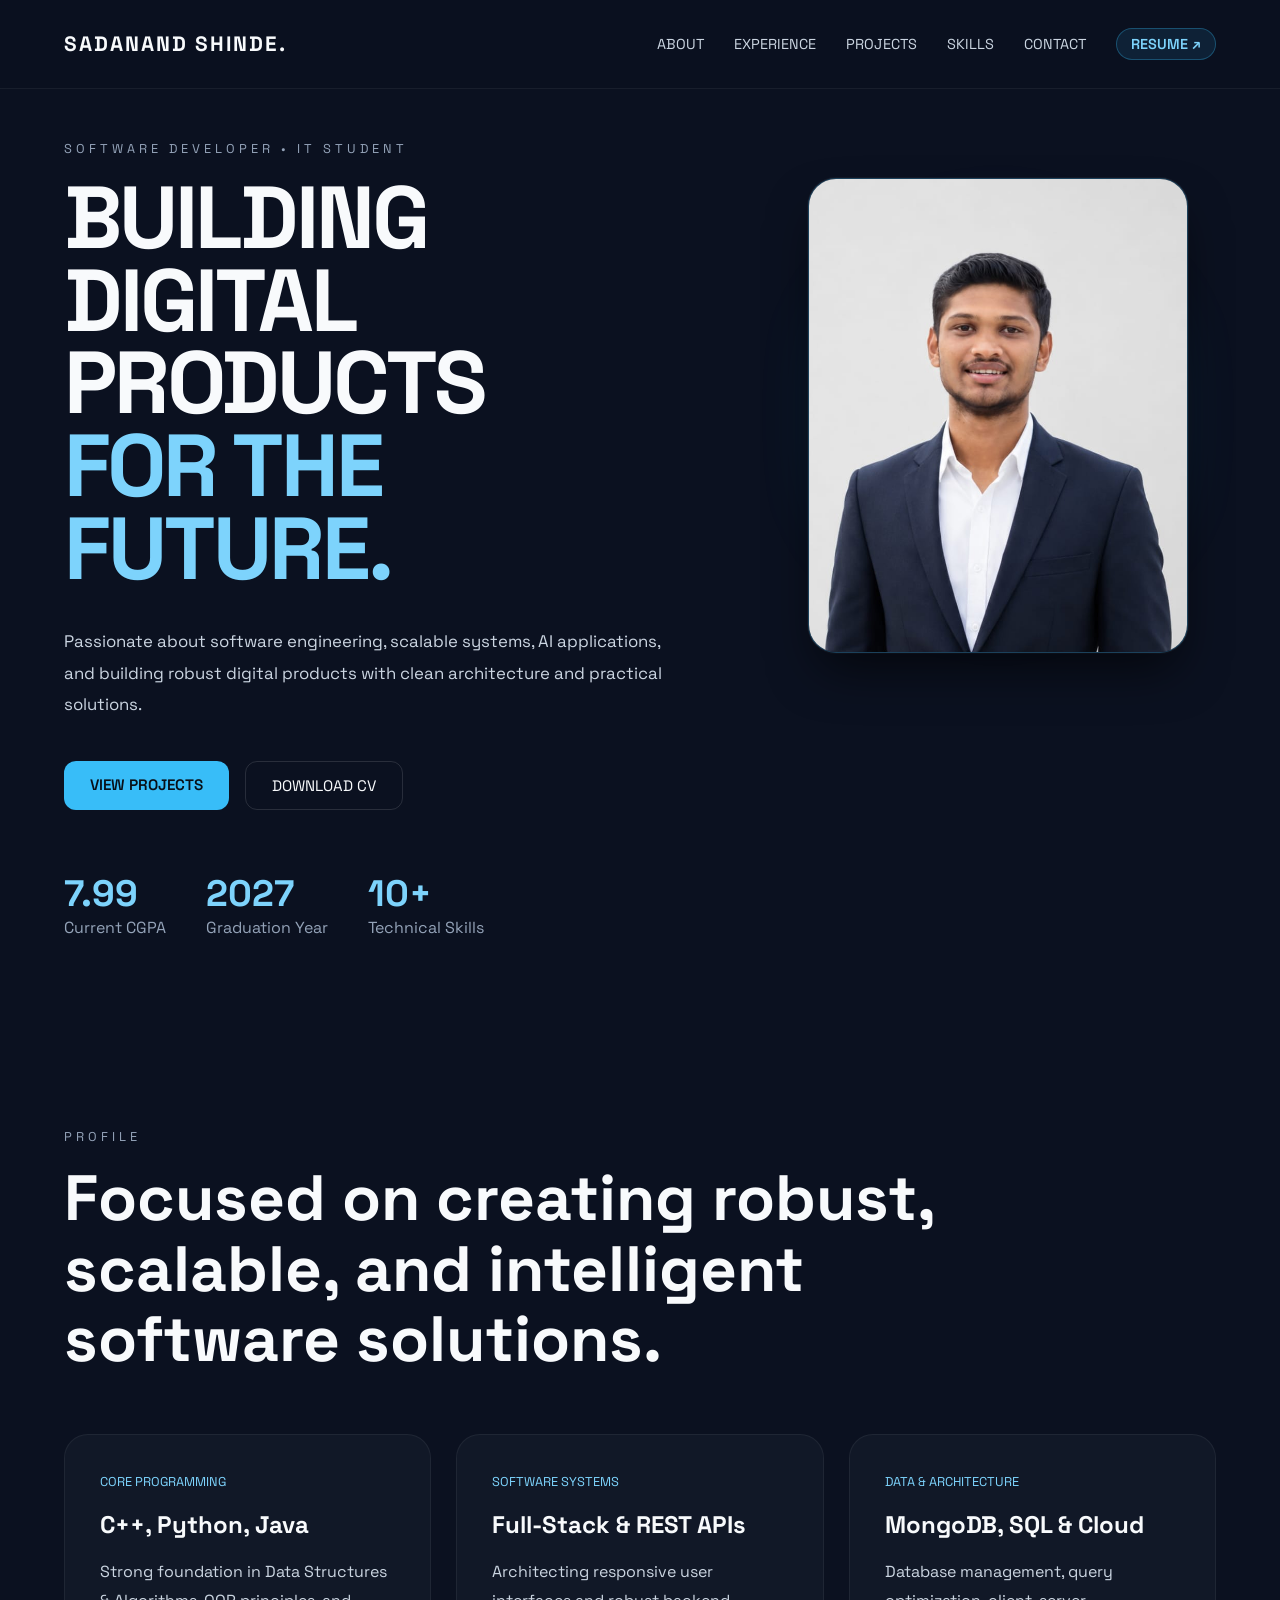
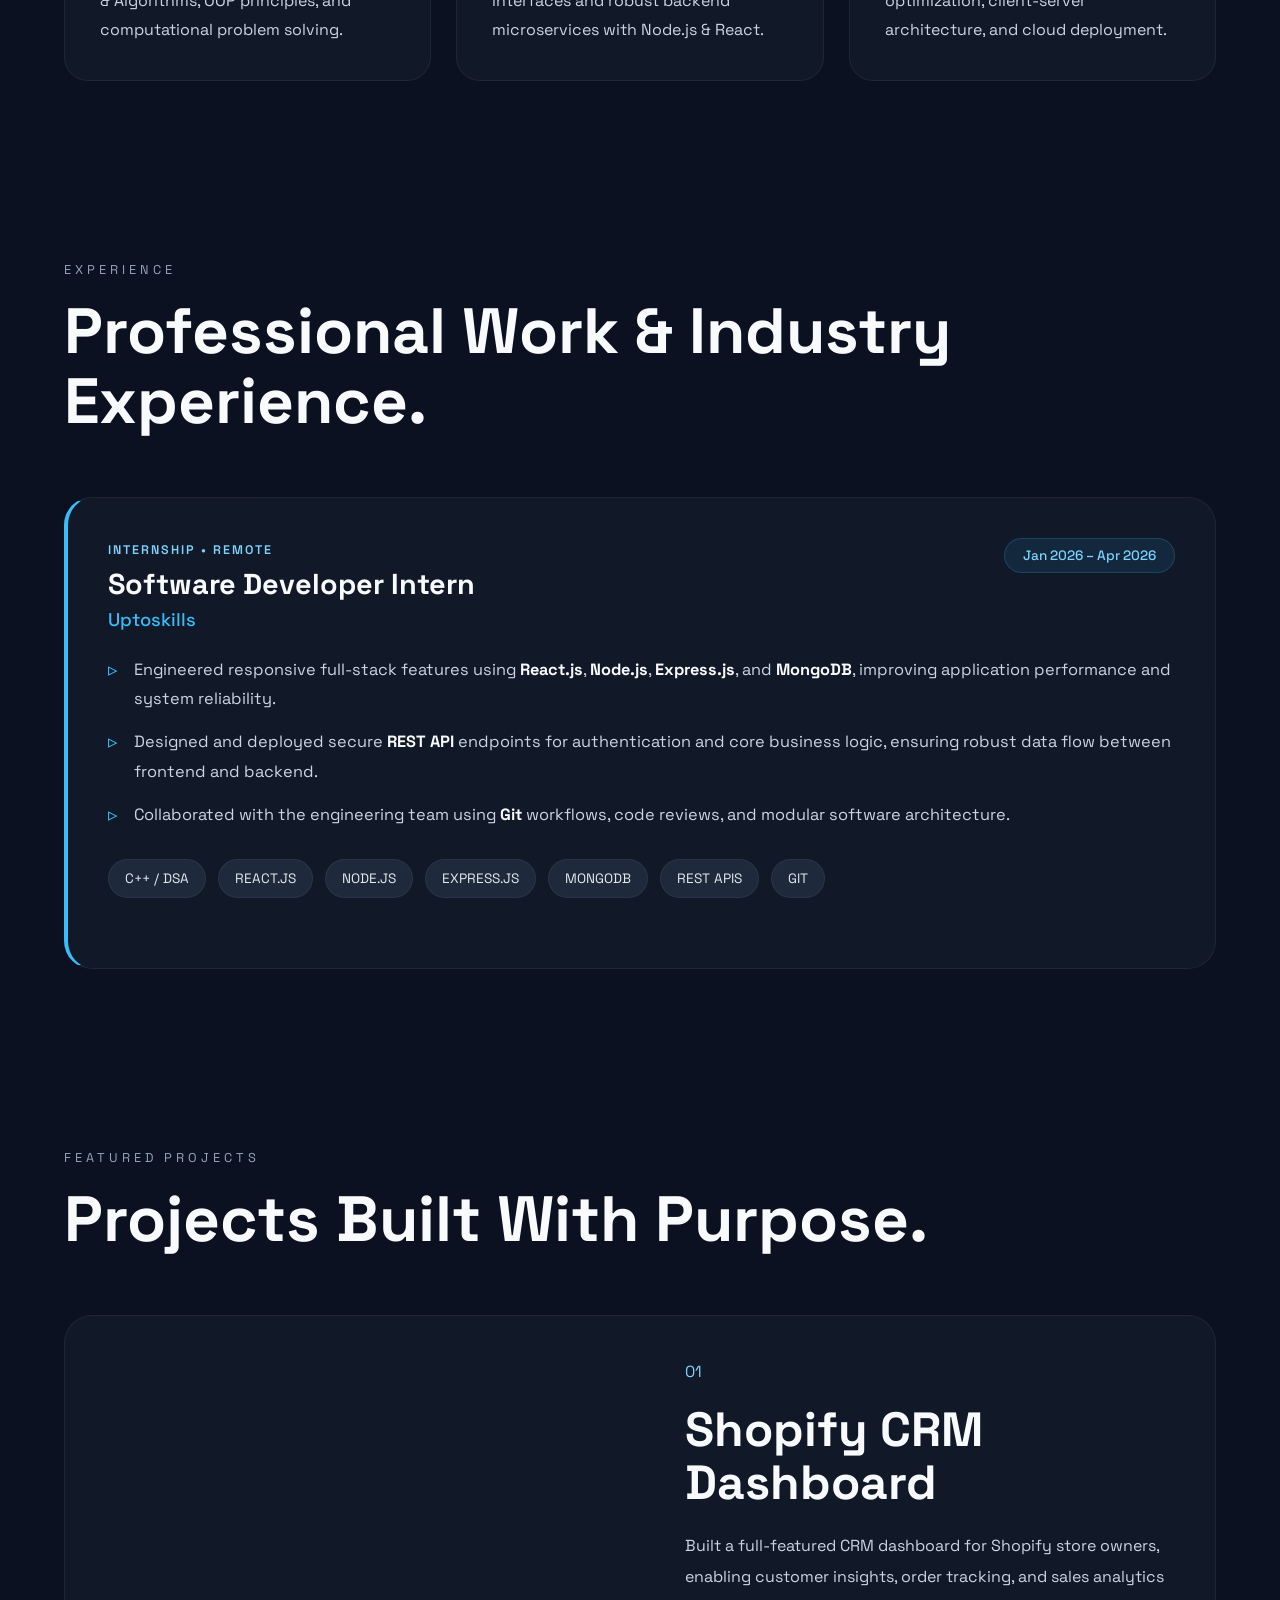
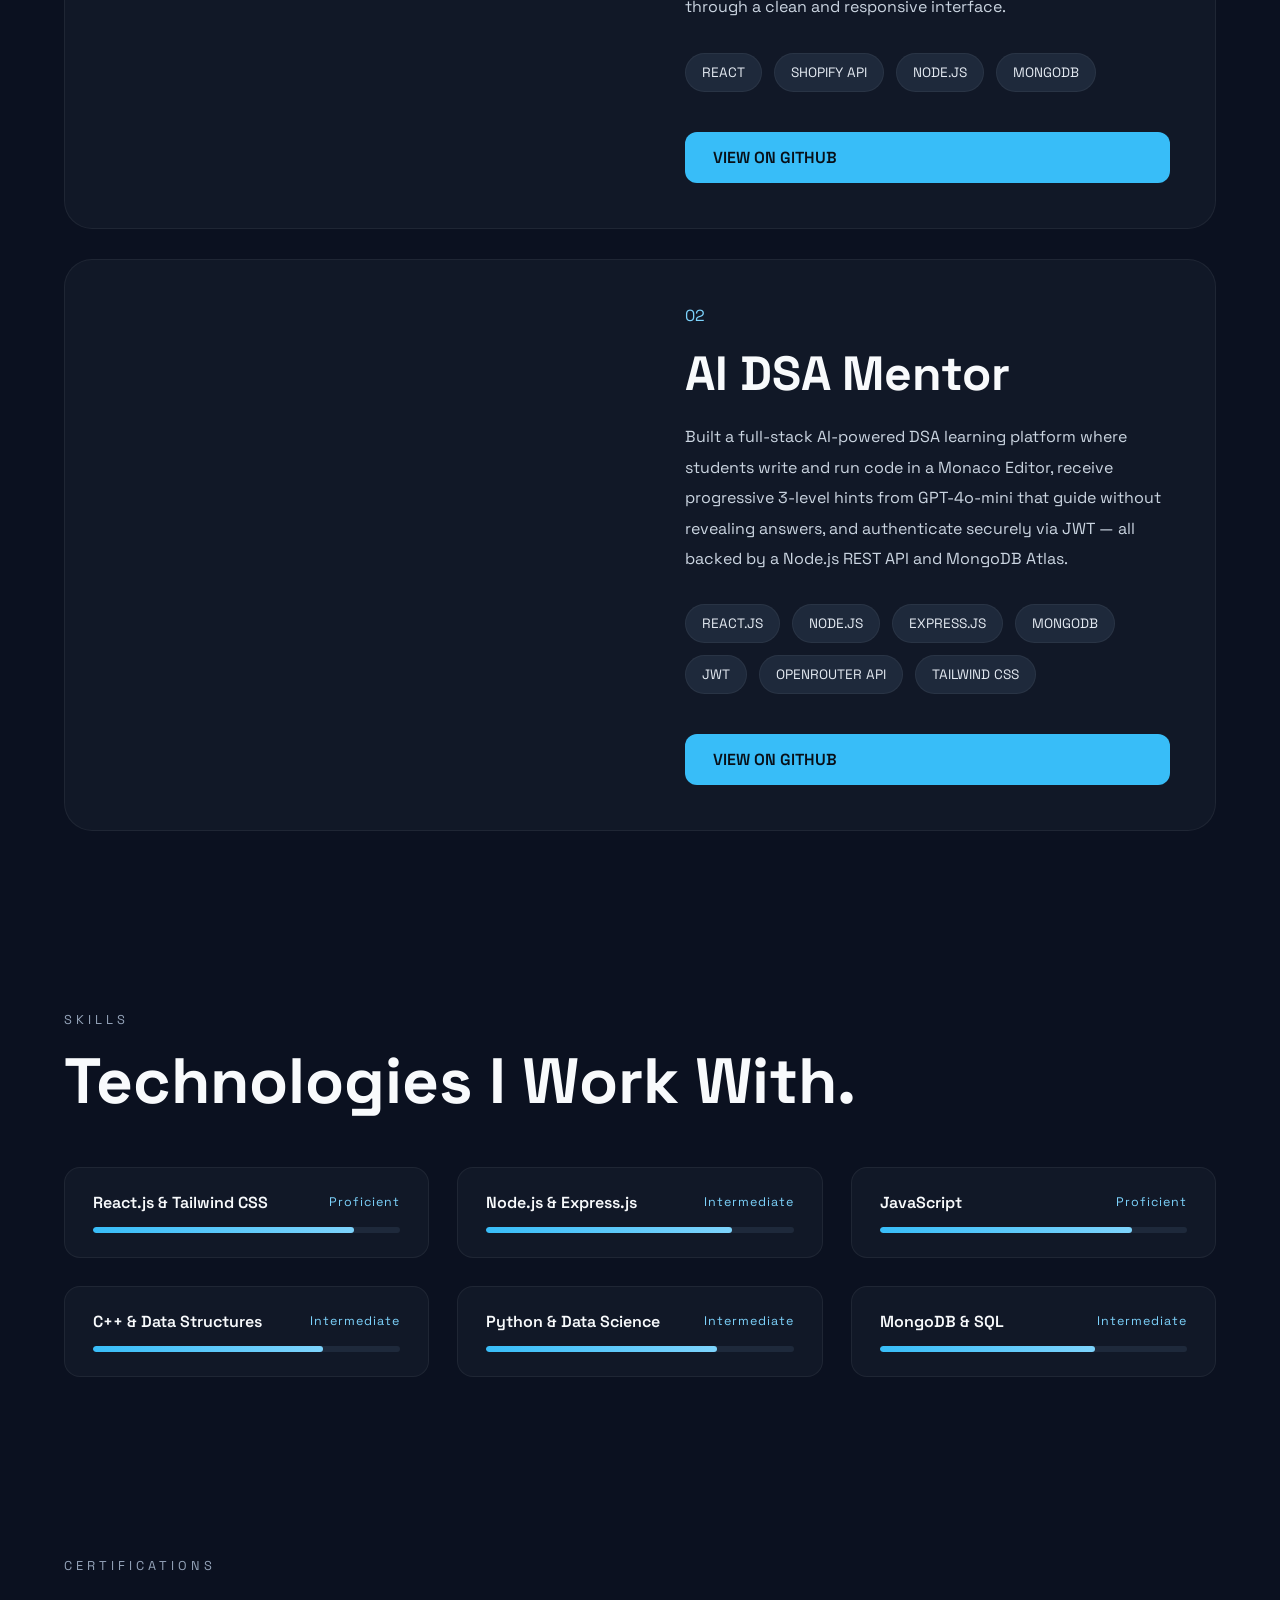
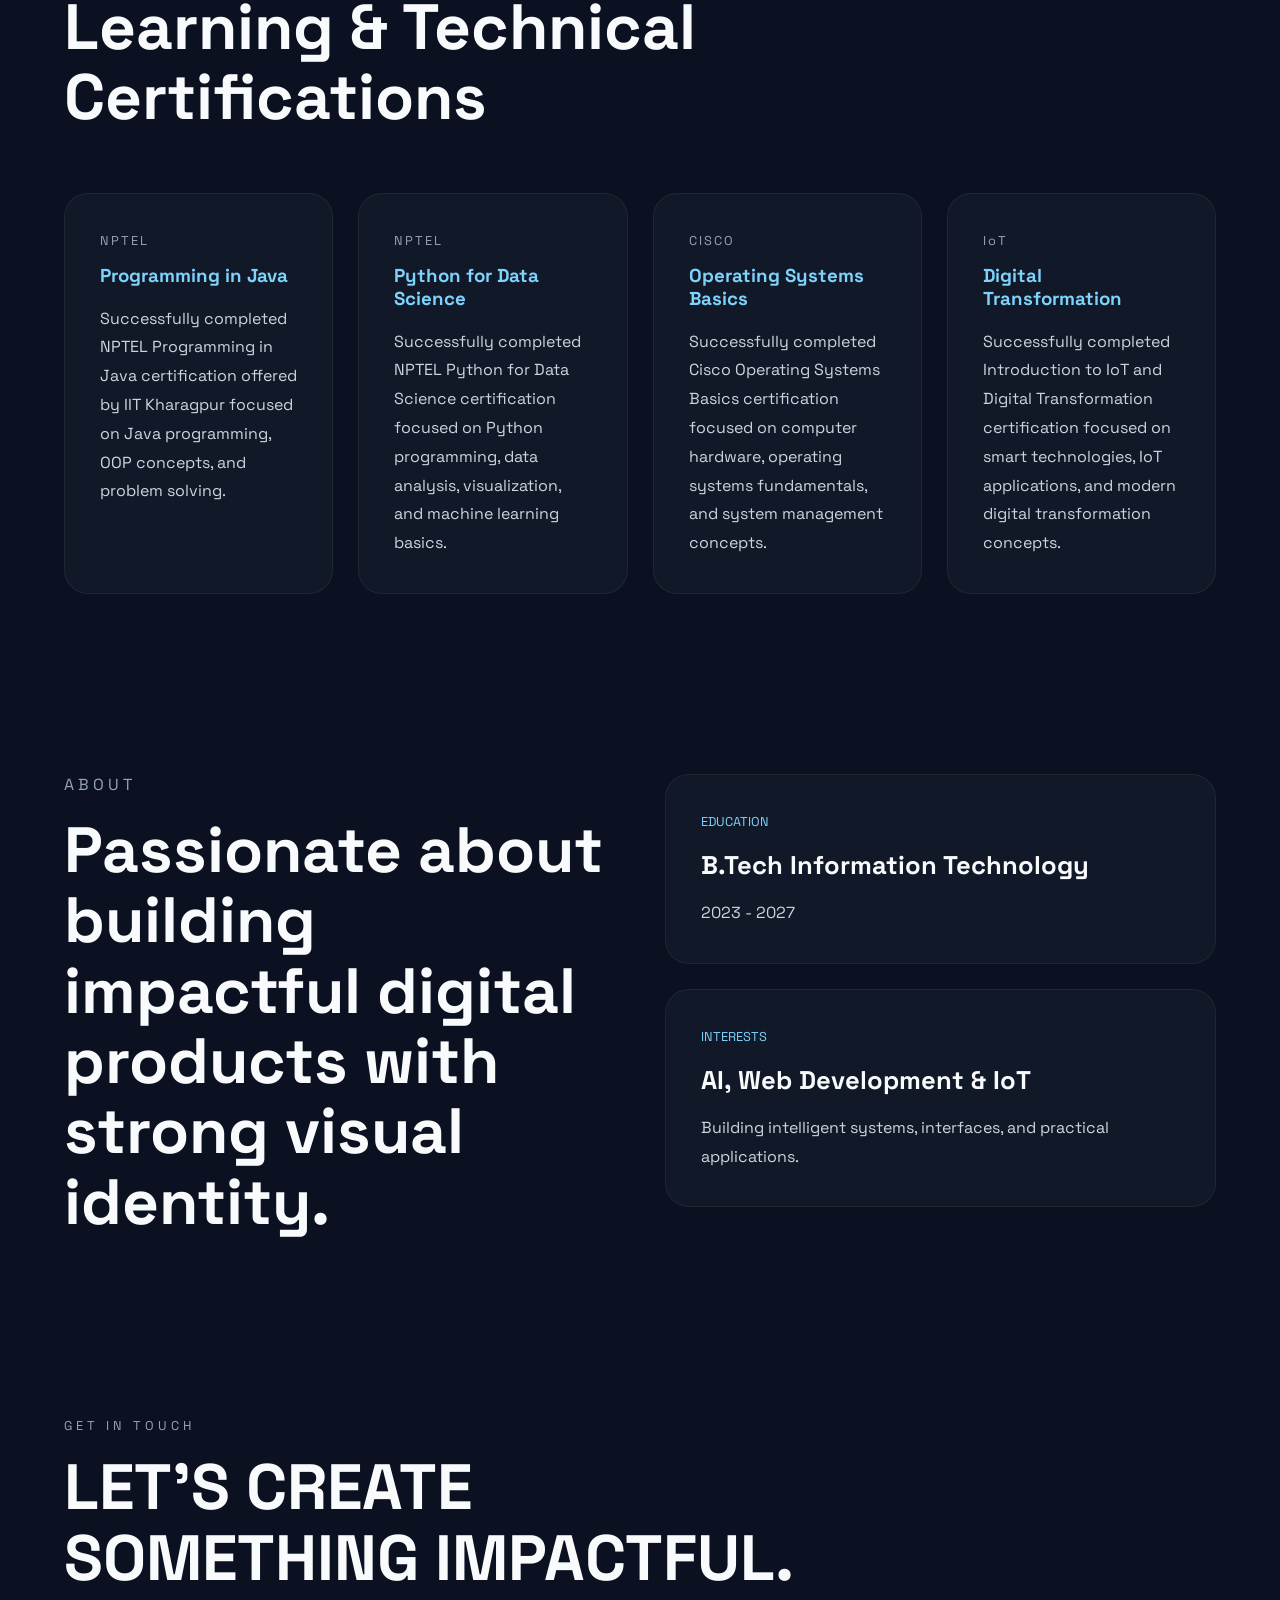
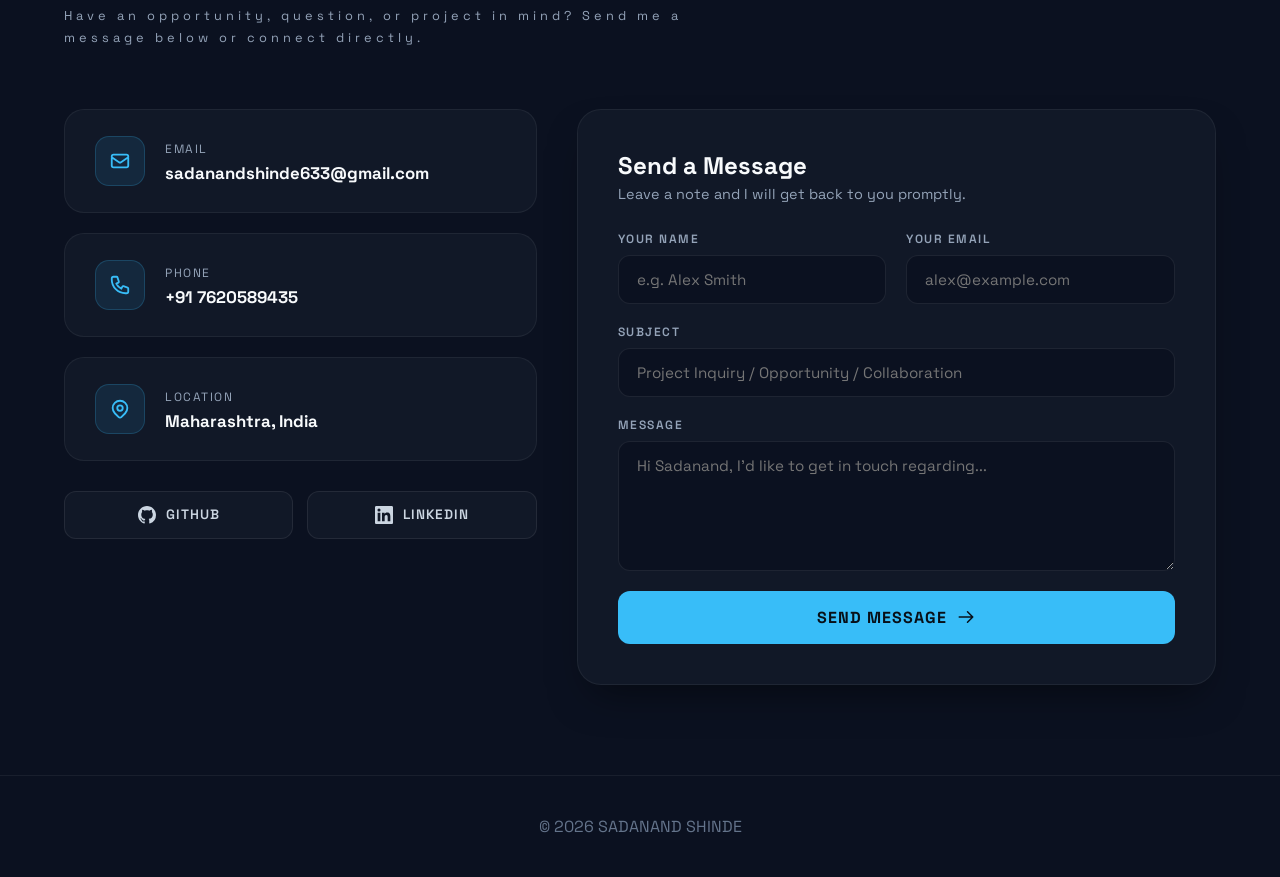
<file: index.html>
<!-- index.html -->

<!DOCTYPE html>
<html lang="en">
<head>
  <meta charset="UTF-8" />
  <meta name="viewport" content="width=device-width, initial-scale=1.0"/>
  <title>Sadanand Shinde | Software Developer</title>
  <link rel="stylesheet" href="style.css">
  <link rel="preconnect" href="https://fonts.googleapis.com">
  <link rel="preconnect" href="https://fonts.gstatic.com" crossorigin>
  <link href="https://fonts.googleapis.com/css2?family=Space+Grotesk:wght@300;400;500;700&display=swap" rel="stylesheet">
</head>

<body>

  <!-- NAVBAR -->
  <nav>
    <h1>SADANAND SHINDE.</h1>

    <div class="nav-links" id="navLinks">
      <a href="#about" onclick="closeMenu()">ABOUT</a>
      <a href="#experience" onclick="closeMenu()">EXPERIENCE</a>
      <a href="#projects" onclick="closeMenu()">PROJECTS</a>
      <a href="#skills" onclick="closeMenu()">SKILLS</a>
      <a href="#contact" onclick="closeMenu()">CONTACT</a>
      <a href="resume.html" target="_blank" onclick="closeMenu()" class="nav-resume-btn">RESUME ↗</a>
    </div>

    <button class="hamburger" id="hamburger" onclick="toggleMenu()" aria-label="Toggle menu">
      <span></span>
      <span></span>
      <span></span>
    </button>
  </nav>



  <!-- HERO SECTION -->
  <section class="hero">

    <div class="hero-content">

      <p class="small-text">SOFTWARE DEVELOPER &bull; IT STUDENT</p>

      <h1>
        BUILDING <br>
        DIGITAL <br>
        PRODUCTS <br>
        <span>FOR THE FUTURE.</span>
      </h1>

      <p class="hero-description">
        Passionate about software engineering, scalable systems,
        AI applications, and building robust digital products with
        clean architecture and practical solutions.
      </p>

      <div class="hero-buttons">
        <a href="#projects" class="primary-btn">VIEW PROJECTS</a>
        <a href="resume.pdf.pdf" download class="outline-btn">DOWNLOAD CV</a>
      </div>

      <!-- STATS -->
      <div class="hero-stats">
        <div>
          <h2>7.99</h2>
          <p>Current CGPA</p>
        </div>
        <div>
          <h2>2027</h2>
          <p>Graduation Year</p>
        </div>
        <div>
          <h2>10+</h2>
          <p>Technical Skills</p>
        </div>
      </div>

    </div>

    <!-- IMAGE -->
    <div class="hero-image">
      <div class="hero-image-container">
        <div class="hero-image-glow"></div>
        <div class="hero-image-frame">
          <img src="photo.jpeg" alt="Sadanand Shinde"
            onerror="this.onerror=null;this.src='https://ui-avatars.com/api/?name=Sadanand+Shinde&size=420&background=111827&color=7dd3fc&font-size=0.35&bold=true'">
        </div>
      </div>
    </div>

  </section>



  <!-- PROFILE -->
  <section class="profile">

    <div class="section-title">
      <p>PROFILE</p>
      <h2>Focused on creating robust, scalable, and intelligent software solutions.</h2>
    </div>

    <div class="profile-grid">

      <div class="profile-card">
        <span>CORE PROGRAMMING</span>
        <h3>C++, Python, Java</h3>
        <p>Strong foundation in Data Structures & Algorithms, OOP principles, and computational problem solving.</p>
      </div>

      <div class="profile-card">
        <span>SOFTWARE SYSTEMS</span>
        <h3>Full-Stack & REST APIs</h3>
        <p>Architecting responsive user interfaces and robust backend microservices with Node.js & React.</p>
      </div>

      <div class="profile-card">
        <span>DATA & ARCHITECTURE</span>
        <h3>MongoDB, SQL & Cloud</h3>
        <p>Database management, query optimization, client-server architecture, and cloud deployment.</p>
      </div>

    </div>

  </section>



  <!-- EXPERIENCE -->
  <section class="experience" id="experience">

    <div class="section-title">
      <p>EXPERIENCE</p>
      <h2>Professional Work & Industry Experience.</h2>
    </div>

    <div class="experience-list">

      <div class="experience-card">
        <div class="experience-header">
          <div class="experience-role-info">
            <span class="experience-badge">INTERNSHIP &bull; REMOTE</span>
            <h3>Software Developer Intern</h3>
            <h4 class="company-title">Uptoskills</h4>
          </div>
          <div class="experience-timeline-date">
            <span>Jan 2026 &ndash; Apr 2026</span>
          </div>
        </div>

        <ul class="experience-points">
          <li>
            Engineered responsive full-stack features using <strong>React.js</strong>, <strong>Node.js</strong>, <strong>Express.js</strong>, and <strong>MongoDB</strong>, improving application performance and system reliability.
          </li>
          <li>
            Designed and deployed secure <strong>REST API</strong> endpoints for authentication and core business logic, ensuring robust data flow between frontend and backend.
          </li>
          <li>
            Collaborated with the engineering team using <strong>Git</strong> workflows, code reviews, and modular software architecture.
          </li>
        </ul>

        <div class="stack">
          <div>C++ / DSA</div>
          <div>REACT.JS</div>
          <div>NODE.JS</div>
          <div>EXPRESS.JS</div>
          <div>MONGODB</div>
          <div>REST APIS</div>
          <div>GIT</div>
        </div>
      </div>

    </div>

  </section>



  <!-- PROJECTS -->
  <section class="projects" id="projects">

    <div class="section-title">
      <p>FEATURED PROJECTS</p>
      <h2>Projects Built With Purpose.</h2>
    </div>

    <!-- PROJECT 01 -->
    <div class="project-box">
      <div class="project-image project-image-crm"></div>
      <div class="project-content">
        <span>01</span>
        <h3>Shopify CRM Dashboard</h3>
        <p>
          Built a full-featured CRM dashboard for Shopify store owners,
          enabling customer insights, order tracking, and sales analytics
          through a clean and responsive interface.
        </p>
        <div class="stack">
          <div>REACT</div>
          <div>SHOPIFY API</div>
          <div>NODE.JS</div>
          <div>MONGODB</div>
        </div>
        <a href="https://github.com/sadanandshinde633/Shopify-CRM-dashboard" target="_blank" class="project-btn">VIEW ON GITHUB</a>
      </div>
    </div>

    <!-- PROJECT 02 -->
<div class="project-box" style="margin-top:30px;">
  <div class="project-image project-image-dsa"></div>
  <div class="project-content">
    <span>02</span>
    <h3>AI DSA Mentor</h3>
    <p>
      Built a full-stack AI-powered DSA learning platform where students
      write and run code in a Monaco Editor, receive progressive 3-level
      hints from GPT-4o-mini that guide without revealing answers, and
      authenticate securely via JWT — all backed by a Node.js REST API
      and MongoDB Atlas.
    </p>
    <div class="stack">
      <div>REACT.JS</div>
      <div>NODE.JS</div>
      <div>EXPRESS.JS</div>
      <div>MONGODB</div>
      <div>JWT</div>
      <div>OPENROUTER API</div>
      <div>TAILWIND CSS</div>
    </div>
    <a href="https://github.com/sadanandshinde633/AI-DSA-MENTOR" target="_blank" class="project-btn">VIEW ON GITHUB</a>
  </div>
</div>

  </section>



  <!-- SKILLS -->
  <section class="skills" id="skills">

    <div class="section-title">
      <p>SKILLS</p>
      <h2>Technologies I Work With.</h2>
    </div>

    <div class="skills-grid">

      <div class="skill-item">
        <div class="skill-header">
          <span class="skill-name">React.js & Tailwind CSS</span>
          <span class="skill-level">Proficient</span>
        </div>
        <div class="skill-bar"><div class="skill-fill" style="width:85%"></div></div>
      </div>

      <div class="skill-item">
        <div class="skill-header">
          <span class="skill-name">Node.js & Express.js</span>
          <span class="skill-level">Intermediate</span>
        </div>
        <div class="skill-bar"><div class="skill-fill" style="width:80%"></div></div>
      </div>

      <div class="skill-item">
        <div class="skill-header">
          <span class="skill-name">JavaScript</span>
          <span class="skill-level">Proficient</span>
        </div>
        <div class="skill-bar"><div class="skill-fill" style="width:82%"></div></div>
      </div>

      <div class="skill-item">
        <div class="skill-header">
          <span class="skill-name">C++ & Data Structures</span>
          <span class="skill-level">Intermediate</span>
        </div>
        <div class="skill-bar"><div class="skill-fill" style="width:75%"></div></div>
      </div>

      <div class="skill-item">
        <div class="skill-header">
          <span class="skill-name">Python & Data Science</span>
          <span class="skill-level">Intermediate</span>
        </div>
        <div class="skill-bar"><div class="skill-fill" style="width:75%"></div></div>
      </div>

      <div class="skill-item">
        <div class="skill-header">
          <span class="skill-name">MongoDB & SQL</span>
          <span class="skill-level">Intermediate</span>
        </div>
        <div class="skill-bar"><div class="skill-fill" style="width:70%"></div></div>
      </div>

    </div>

  </section>



  <!-- CERTIFICATIONS -->
  <section class="certifications">

    <div class="section-title">
      <p>CERTIFICATIONS</p>
      <h2>Learning & Technical Certifications</h2>
    </div>

    <div class="certification-grid">

      <div class="certification-card">
        <span>NPTEL</span>
        <h3>Programming in Java</h3>
        <p>Successfully completed NPTEL Programming in Java certification offered by IIT Kharagpur focused on Java programming, OOP concepts, and problem solving.</p>
      </div>

      <div class="certification-card">
        <span>NPTEL</span>
        <h3>Python for Data Science</h3>
        <p>Successfully completed NPTEL Python for Data Science certification focused on Python programming, data analysis, visualization, and machine learning basics.</p>
      </div>

      <div class="certification-card">
        <span>CISCO</span>
        <h3>Operating Systems Basics</h3>
        <p>Successfully completed Cisco Operating Systems Basics certification focused on computer hardware, operating systems fundamentals, and system management concepts.</p>
      </div>

      <div class="certification-card">
        <span>IoT</span>
        <h3>Digital Transformation</h3>
        <p>Successfully completed Introduction to IoT and Digital Transformation certification focused on smart technologies, IoT applications, and modern digital transformation concepts.</p>
      </div>

    </div>

  </section>



  <!-- ABOUT -->
  <section class="about" id="about">

    <div class="about-left">
      <p>ABOUT</p>
      <h2>Passionate about building impactful digital products with strong visual identity.</h2>
    </div>

    <div class="about-right">

      <div class="about-card">
        <span>EDUCATION</span>
        <h3>B.Tech Information Technology</h3>
        <p>2023 - 2027</p>
      </div>

      <div class="about-card">
        <span>INTERESTS</span>
        <h3>AI, Web Development & IoT</h3>
        <p>Building intelligent systems, interfaces, and practical applications.</p>
      </div>

    </div>

  </section>



  <!-- CONTACT -->
  <section class="contact" id="contact">

    <div class="section-title">
      <p>GET IN TOUCH</p>
      <h2>LET'S CREATE <br> SOMETHING IMPACTFUL.</h2>
      <p class="contact-subtitle">Have an opportunity, question, or project in mind? Send me a message below or connect directly.</p>
    </div>

    <div class="contact-wrapper">

      <!-- LEFT: DIRECT CONTACT & SOCIALS -->
      <div class="contact-sidebar">

        <div class="contact-card">
          <div class="contact-icon">
            <svg width="22" height="22" fill="none" stroke="currentColor" stroke-width="2" viewBox="0 0 24 24"><path stroke-linecap="round" stroke-linejoin="round" d="M3 8l7.89 5.26a2 2 0 002.22 0L21 8M5 19h14a2 2 0 002-2V7a2 2 0 00-2-2H5a2 2 0 00-2 2v10a2 2 0 002 2z"/></svg>
          </div>
          <div>
            <span>EMAIL</span>
            <h3><a href="mailto:sadanandshinde633@gmail.com">sadanandshinde633@gmail.com</a></h3>
          </div>
        </div>

        <div class="contact-card">
          <div class="contact-icon">
            <svg width="22" height="22" fill="none" stroke="currentColor" stroke-width="2" viewBox="0 0 24 24"><path stroke-linecap="round" stroke-linejoin="round" d="M3 5a2 2 0 012-2h3.28a1 1 0 01.948.684l1.498 4.493a1 1 0 01-.502 1.21l-2.257 1.13a11.042 11.042 0 005.516 5.516l1.13-2.257a1 1 0 011.21-.502l4.493 1.498a1 1 0 01.684.949V19a2 2 0 01-2 2h-1C9.716 21 3 14.284 3 6V5z"/></svg>
          </div>
          <div>
            <span>PHONE</span>
            <h3><a href="tel:+917620589435">+91 7620589435</a></h3>
          </div>
        </div>

        <div class="contact-card">
          <div class="contact-icon">
            <svg width="22" height="22" fill="none" stroke="currentColor" stroke-width="2" viewBox="0 0 24 24"><path stroke-linecap="round" stroke-linejoin="round" d="M17.657 16.657L13.414 20.9a1.998 1.998 0 01-2.827 0l-4.244-4.243a8 8 0 1111.314 0z"/><path stroke-linecap="round" stroke-linejoin="round" d="M15 11a3 3 0 11-6 0 3 3 0 016 0z"/></svg>
          </div>
          <div>
            <span>LOCATION</span>
            <h3>Maharashtra, India</h3>
          </div>
        </div>

        <div class="contact-social-links">
          <a href="https://github.com/sadanandshinde633?tab=repositories" target="_blank" class="social-btn">
            <svg width="18" height="18" viewBox="0 0 24 24" fill="currentColor"><path d="M12 0C5.37 0 0 5.37 0 12c0 5.31 3.435 9.795 8.205 11.385.6.105.825-.255.825-.57 0-.285-.015-1.23-.015-2.235-3.015.555-3.795-.735-4.035-1.41-.135-.345-.72-1.41-1.23-1.695-.42-.225-1.02-.78-.015-.795.945-.015 1.62.87 1.845 1.23 1.08 1.815 2.805 1.305 3.495.99.105-.78.42-1.305.765-1.605-2.67-.3-5.46-1.335-5.46-5.925 0-1.305.465-2.385 1.23-3.225-.12-.3-.54-1.53.12-3.18 0 0 1.005-.315 3.3 1.23.96-.27 1.98-.405 3-.405s2.04.135 3 .405c2.295-1.56 3.3-1.23 3.3-1.23.66 1.65.24 2.88.12 3.18.765.84 1.23 1.905 1.23 3.225 0 4.605-2.805 5.625-5.475 5.925.435.375.81 1.095.81 2.22 0 1.605-.015 2.895-.015 3.3 0 .315.225.69.825.57A12.02 12.02 0 0 0 24 12c0-6.63-5.37-12-12-12z"/></svg>
            GITHUB
          </a>
          <a href="https://www.linkedin.com/in/sadanand-shinde-a3317035b" target="_blank" class="social-btn">
            <svg width="18" height="18" viewBox="0 0 24 24" fill="currentColor"><path d="M20.447 20.452h-3.554v-5.569c0-1.328-.027-3.037-1.852-3.037-1.853 0-2.136 1.445-2.136 2.939v5.667H9.351V9h3.414v1.561h.046c.477-.9 1.637-1.85 3.37-1.85 3.601 0 4.267 2.37 4.267 5.455v6.286zM5.337 7.433a2.062 2.062 0 0 1-2.063-2.065 2.064 2.064 0 1 1 2.063 2.065zm1.782 13.019H3.555V9h3.564v11.452zM22.225 0H1.771C.792 0 0 .774 0 1.729v20.542C0 23.227.792 24 1.771 24h20.451C23.2 24 24 23.227 24 22.271V1.729C24 .774 23.2 0 22.222 0h.003z"/></svg>
            LINKEDIN
          </a>
        </div>

      </div>

      <!-- RIGHT: INTERACTIVE MESSAGE BOX -->
      <div class="contact-form-card">
        <form id="contactForm" onsubmit="handleMessageSubmit(event)">
          <div class="form-header">
            <h3>Send a Message</h3>
            <p>Leave a note and I will get back to you promptly.</p>
          </div>

          <div class="form-row">
            <div class="form-group">
              <label for="senderName">YOUR NAME</label>
              <input type="text" id="senderName" placeholder="e.g. Alex Smith" required>
            </div>
            <div class="form-group">
              <label for="senderEmail">YOUR EMAIL</label>
              <input type="email" id="senderEmail" placeholder="alex@example.com" required>
            </div>
          </div>

          <div class="form-group">
            <label for="senderSubject">SUBJECT</label>
            <input type="text" id="senderSubject" placeholder="Project Inquiry / Opportunity / Collaboration" required>
          </div>

          <div class="form-group">
            <label for="senderMessage">MESSAGE</label>
            <textarea id="senderMessage" rows="5" placeholder="Hi Sadanand, I'd like to get in touch regarding..." required></textarea>
          </div>

          <button type="submit" class="submit-btn" id="submitBtn">
            <span>SEND MESSAGE</span>
            <svg width="18" height="18" fill="none" stroke="currentColor" stroke-width="2" viewBox="0 0 24 24"><path stroke-linecap="round" stroke-linejoin="round" d="M14 5l7 7m0 0l-7 7m7-7H3"/></svg>
          </button>

          <div class="form-feedback" id="formFeedback"></div>
        </form>
      </div>

    </div>

  </section>



  <!-- FOOTER -->
  <footer>
    © 2026 SADANAND SHINDE
  </footer>

  <script>
    function toggleMenu() {
      const nav = document.getElementById('navLinks');
      const btn = document.getElementById('hamburger');
      nav.classList.toggle('open');
      btn.classList.toggle('active');
    }
    function closeMenu() {
      document.getElementById('navLinks').classList.remove('open');
      document.getElementById('hamburger').classList.remove('active');
    }

    function handleMessageSubmit(e) {
      e.preventDefault();
      const name = document.getElementById('senderName').value;
      const email = document.getElementById('senderEmail').value;
      const subject = document.getElementById('senderSubject').value;
      const message = document.getElementById('senderMessage').value;
      const feedback = document.getElementById('formFeedback');
      const btn = document.getElementById('submitBtn');

      btn.disabled = true;
      btn.innerHTML = '<span>PREPARING MESSAGE...</span>';

      const mailBody = `Name: ${name}\nEmail: ${email}\n\nMessage:\n${message}`;
      const mailtoLink = `mailto:sadanandshinde633@gmail.com?subject=${encodeURIComponent(subject)}&body=${encodeURIComponent(mailBody)}`;

      window.location.href = mailtoLink;

      setTimeout(() => {
        btn.disabled = false;
        btn.innerHTML = '<span>SEND MESSAGE</span> <svg width="18" height="18" fill="none" stroke="currentColor" stroke-width="2" viewBox="0 0 24 24"><path stroke-linecap="round" stroke-linejoin="round" d="M14 5l7 7m0 0l-7 7m7-7H3"/></svg>';
        feedback.innerHTML = '<span class="success-msg">✓ Email client opened with your message pre-filled. You can also email directly at <strong>sadanandshinde633@gmail.com</strong>.</span>';
        feedback.style.display = 'block';
      }, 700);
    }
  </script>

</body>
</html>
</file>
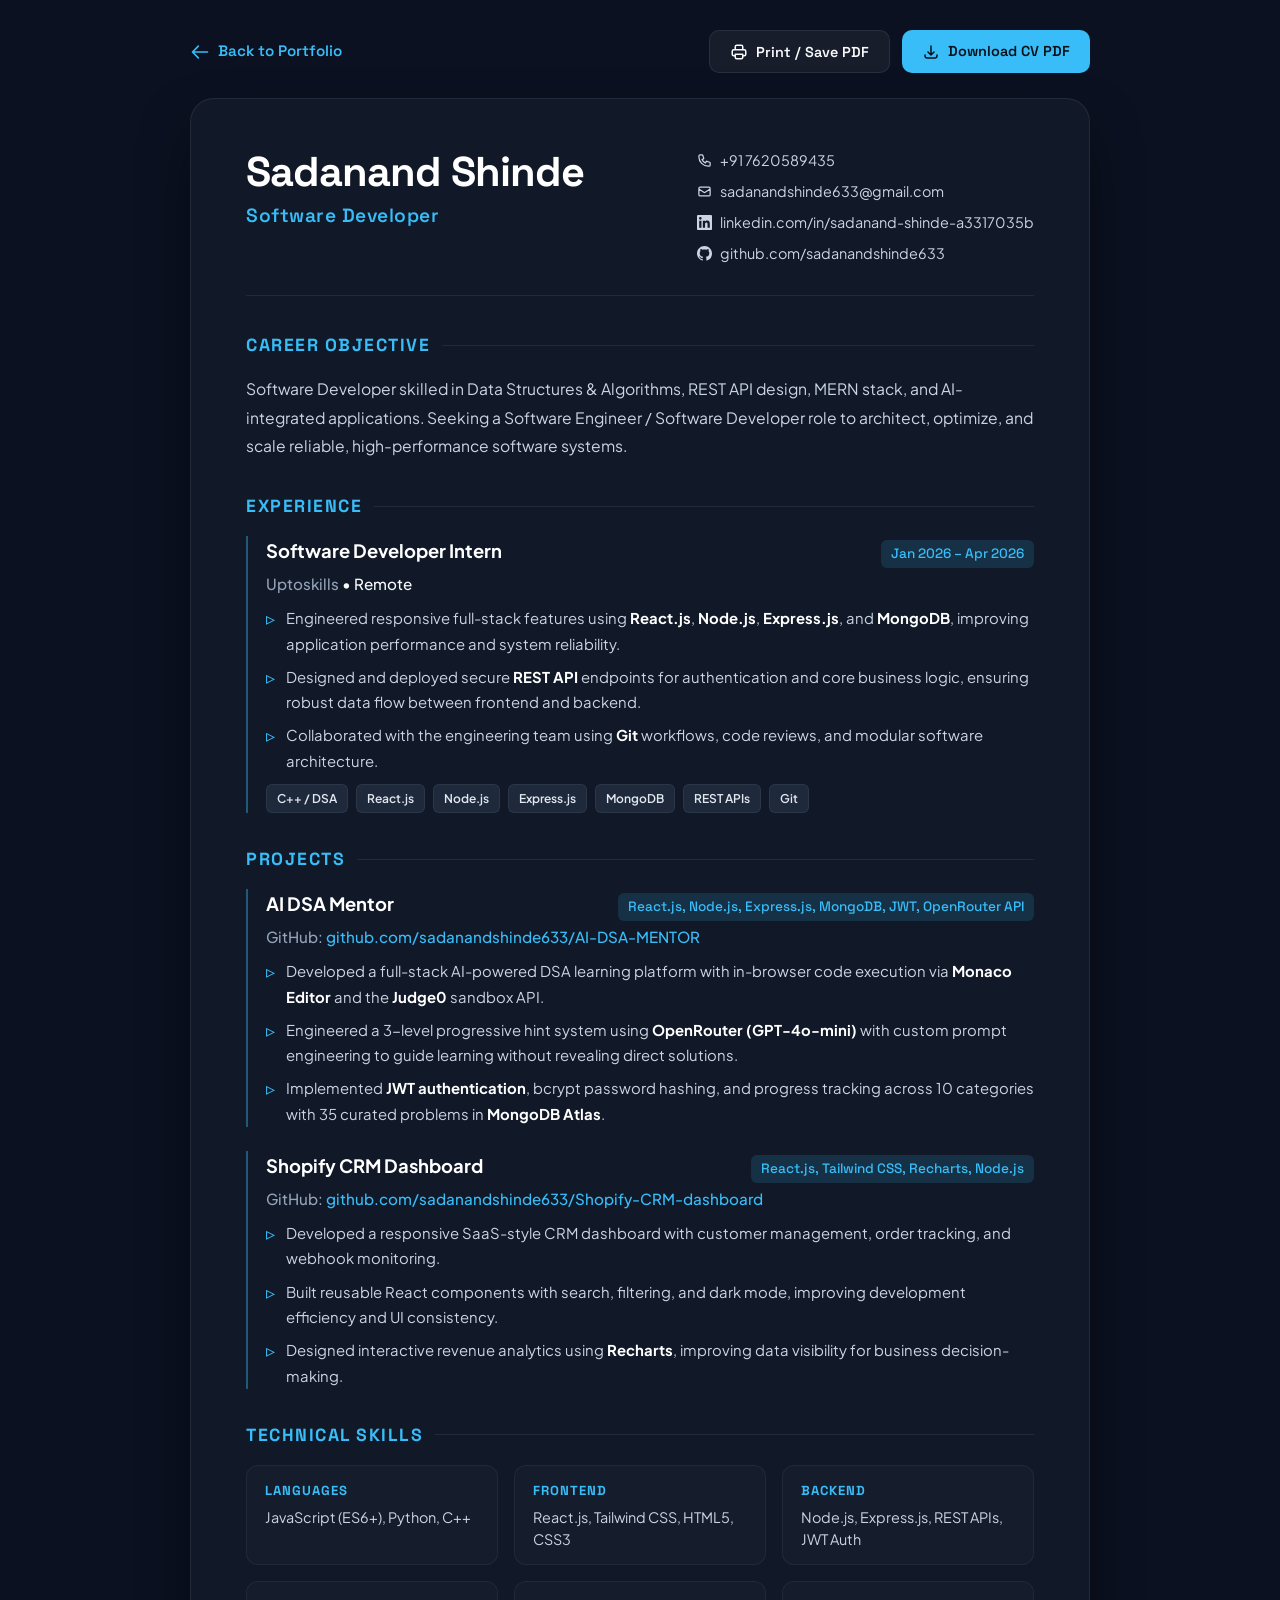
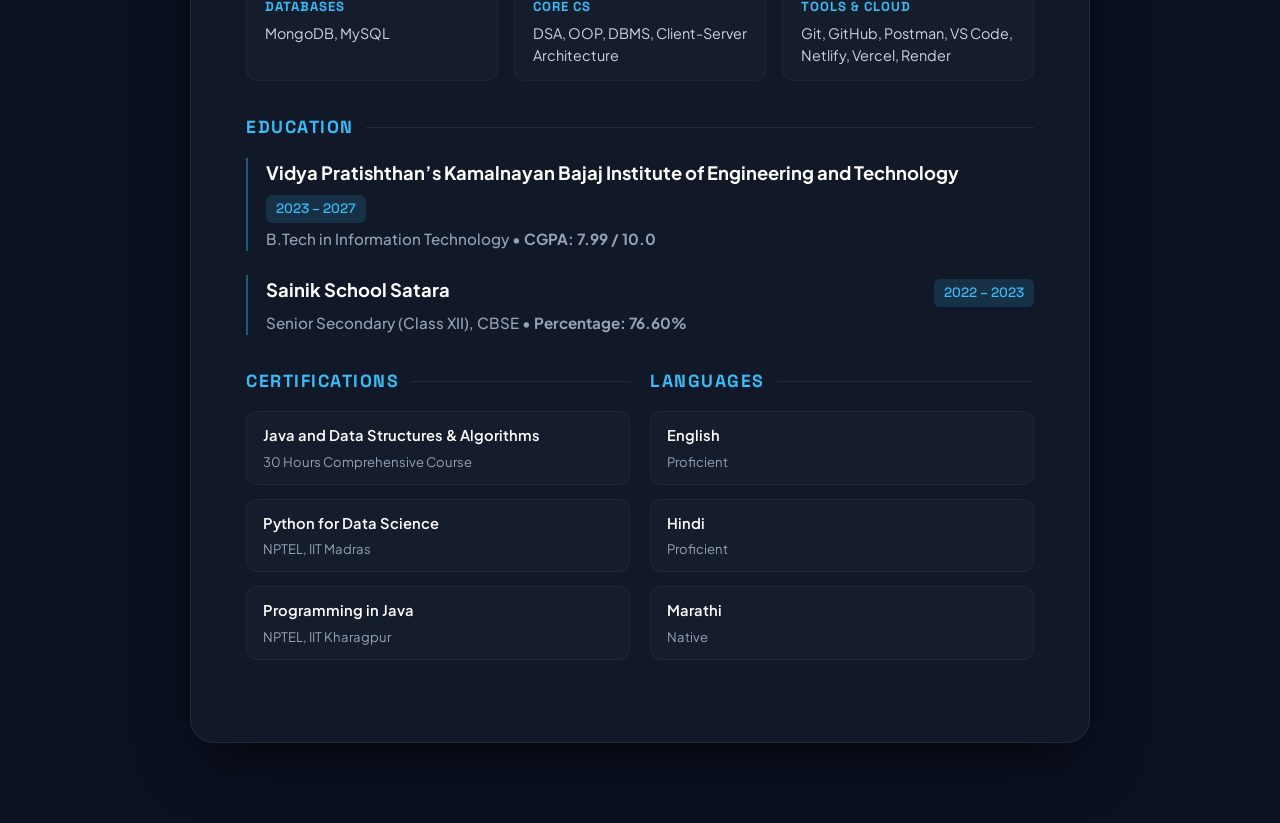
<file: resume.html>
<!DOCTYPE html>
<html lang="en">
<head>
  <meta charset="UTF-8">
  <meta name="viewport" content="width=device-width, initial-scale=1.0">
  <title>Sadanand Shinde | Software Developer Resume</title>
  <link rel="preconnect" href="https://fonts.googleapis.com">
  <link rel="preconnect" href="https://fonts.gstatic.com" crossorigin>
  <link href="https://fonts.googleapis.com/css2?family=Space+Grotesk:wght@400;500;600;700&family=Plus+Jakarta+Sans:wght@400;500;600;700&display=swap" rel="stylesheet">
  <style>
    :root {
      --bg: #0b1120;
      --surface: #111827;
      --surface-border: rgba(255, 255, 255, 0.08);
      --primary: #38bdf8;
      --primary-glow: rgba(56, 189, 248, 0.15);
      --text: #f8fafc;
      --text-muted: #94a3b8;
      --text-dim: #cbd5e1;
      --badge-bg: #1e293b;
    }

    * {
      box-sizing: border-box;
      margin: 0;
      padding: 0;
    }

    body {
      font-family: 'Plus Jakarta Sans', -apple-system, BlinkMacSystemFont, sans-serif;
      background: var(--bg);
      color: var(--text);
      line-height: 1.6;
      padding: 30px 20px 80px;
    }

    .top-actions {
      max-width: 900px;
      margin: 0 auto 25px;
      display: flex;
      justify-content: space-between;
      align-items: center;
      flex-wrap: wrap;
      gap: 15px;
    }

    .back-btn {
      display: inline-flex;
      align-items: center;
      gap: 8px;
      color: var(--primary);
      text-decoration: none;
      font-family: 'Space Grotesk', sans-serif;
      font-weight: 600;
      font-size: 0.95rem;
      transition: 0.2s;
    }

    .back-btn:hover {
      transform: translateX(-4px);
      color: #7dd3fc;
    }

    .action-group {
      display: flex;
      gap: 12px;
    }

    .btn {
      padding: 10px 20px;
      border-radius: 10px;
      font-family: 'Space Grotesk', sans-serif;
      font-size: 0.9rem;
      font-weight: 600;
      cursor: pointer;
      text-decoration: none;
      display: inline-flex;
      align-items: center;
      gap: 8px;
      transition: 0.2s;
    }

    .btn-primary {
      background: var(--primary);
      color: #081018;
      border: none;
    }

    .btn-primary:hover {
      background: #7dd3fc;
      transform: translateY(-2px);
    }

    .btn-outline {
      background: rgba(255, 255, 255, 0.05);
      color: var(--text);
      border: 1px solid var(--surface-border);
    }

    .btn-outline:hover {
      background: rgba(255, 255, 255, 0.1);
      border-color: var(--primary);
      color: var(--primary);
      transform: translateY(-2px);
    }

    .resume-container {
      max-width: 900px;
      margin: 0 auto;
      background: var(--surface);
      border: 1px solid var(--surface-border);
      border-radius: 24px;
      padding: 50px 55px;
      box-shadow: 0 25px 60px -15px rgba(0, 0, 0, 0.7);
    }

    /* HEADER */
    .resume-header {
      display: flex;
      justify-content: space-between;
      align-items: flex-start;
      border-bottom: 1px solid rgba(255, 255, 255, 0.08);
      padding-bottom: 30px;
      margin-bottom: 35px;
      flex-wrap: wrap;
      gap: 25px;
    }

    .header-info h1 {
      font-family: 'Space Grotesk', sans-serif;
      font-size: 2.6rem;
      font-weight: 700;
      letter-spacing: -1px;
      color: #ffffff;
      line-height: 1.1;
    }

    .header-info .title {
      font-size: 1.2rem;
      color: var(--primary);
      margin-top: 6px;
      font-weight: 600;
      font-family: 'Space Grotesk', sans-serif;
      letter-spacing: 0.5px;
    }

    .contact-details {
      display: flex;
      flex-direction: column;
      gap: 8px;
      font-size: 0.9rem;
      color: var(--text-dim);
    }

    .contact-details a {
      color: var(--text-dim);
      text-decoration: none;
      transition: 0.2s;
      display: flex;
      align-items: center;
      gap: 8px;
    }

    .contact-details a:hover {
      color: var(--primary);
    }

    /* SECTIONS */
    .resume-section {
      margin-bottom: 32px;
    }

    .section-heading {
      font-family: 'Space Grotesk', sans-serif;
      font-size: 1.1rem;
      font-weight: 700;
      letter-spacing: 1.5px;
      text-transform: uppercase;
      color: var(--primary);
      margin-bottom: 16px;
      display: flex;
      align-items: center;
      gap: 12px;
    }

    .section-heading::after {
      content: '';
      flex: 1;
      height: 1px;
      background: rgba(255, 255, 255, 0.08);
    }

    p.summary {
      color: var(--text-dim);
      font-size: 0.98rem;
      line-height: 1.8;
    }

    /* EXPERIENCE & EDUCATION ITEMS */
    .item-card {
      margin-bottom: 24px;
      padding-left: 18px;
      border-left: 2px solid rgba(56, 189, 248, 0.4);
    }

    .item-header {
      display: flex;
      justify-content: space-between;
      align-items: baseline;
      flex-wrap: wrap;
      gap: 8px;
      margin-bottom: 4px;
    }

    .item-title {
      font-size: 1.15rem;
      font-weight: 700;
      color: #ffffff;
    }

    .item-date {
      font-size: 0.85rem;
      color: var(--primary);
      font-family: 'Space Grotesk', sans-serif;
      font-weight: 500;
      background: var(--primary-glow);
      padding: 3px 10px;
      border-radius: 6px;
    }

    .item-subtitle {
      font-size: 0.95rem;
      color: var(--text-muted);
      margin-bottom: 10px;
      font-weight: 500;
    }

    .item-subtitle span {
      color: var(--text);
    }

    .bullet-list {
      list-style: none;
      display: flex;
      flex-direction: column;
      gap: 8px;
      margin-top: 10px;
    }

    .bullet-list li {
      color: var(--text-dim);
      font-size: 0.93rem;
      line-height: 1.7;
      position: relative;
      padding-left: 20px;
    }

    .bullet-list li::before {
      content: '▹';
      position: absolute;
      left: 0;
      color: var(--primary);
      font-size: 1.1rem;
      top: -2px;
    }

    .bullet-list li strong {
      color: #ffffff;
    }

    /* SKILLS GRID */
    .skills-category-grid {
      display: grid;
      grid-template-columns: repeat(auto-fit, minmax(240px, 1fr));
      gap: 16px;
    }

    .skill-cat {
      background: rgba(255, 255, 255, 0.02);
      border: 1px solid rgba(255, 255, 255, 0.05);
      border-radius: 12px;
      padding: 14px 18px;
    }

    .skill-cat-title {
      font-size: 0.82rem;
      font-weight: 700;
      letter-spacing: 1px;
      color: var(--primary);
      text-transform: uppercase;
      margin-bottom: 6px;
      font-family: 'Space Grotesk', sans-serif;
    }

    .skill-cat-items {
      color: var(--text-dim);
      font-size: 0.9rem;
      line-height: 1.5;
    }

    /* PILLS */
    .pill-list {
      display: flex;
      flex-wrap: wrap;
      gap: 8px;
      margin-top: 10px;
    }

    .pill {
      font-size: 0.75rem;
      font-weight: 600;
      background: var(--badge-bg);
      color: #e2e8f0;
      padding: 4px 10px;
      border-radius: 6px;
      border: 1px solid rgba(255, 255, 255, 0.06);
    }

    /* CERTIFICATIONS & LANGUAGES */
    .cert-grid {
      display: grid;
      grid-template-columns: repeat(auto-fit, minmax(250px, 1fr));
      gap: 14px;
    }

    .cert-item {
      background: rgba(255, 255, 255, 0.02);
      border: 1px solid rgba(255, 255, 255, 0.05);
      border-radius: 12px;
      padding: 12px 16px;
    }

    .cert-name {
      font-weight: 600;
      color: #ffffff;
      font-size: 0.92rem;
    }

    .cert-org {
      font-size: 0.82rem;
      color: var(--text-muted);
      margin-top: 3px;
    }

    /* PRINT STYLES */
    @media print {
      body {
        background: #ffffff !important;
        color: #0f172a !important;
        padding: 0 !important;
      }

      .top-actions {
        display: none !important;
      }

      .resume-container {
        border: none !important;
        box-shadow: none !important;
        padding: 0 !important;
        background: #ffffff !important;
        max-width: 100% !important;
      }

      .header-info h1 {
        color: #0f172a !important;
      }

      .header-info .title {
        color: #0284c7 !important;
      }

      .contact-details a, .contact-details {
        color: #334155 !important;
      }

      .section-heading {
        color: #0284c7 !important;
      }

      .section-heading::after {
        background: #cbd5e1 !important;
      }

      p.summary, .bullet-list li, .skill-cat-items {
        color: #334155 !important;
      }

      .bullet-list li strong, .item-title, .cert-name {
        color: #0f172a !important;
      }

      .item-date {
        background: #e0f2fe !important;
        color: #0369a1 !important;
      }

      .item-card {
        border-left-color: #0284c7 !important;
      }

      .skill-cat, .cert-item {
        background: #f8fafc !important;
        border-color: #e2e8f0 !important;
      }

      .skill-cat-title {
        color: #0284c7 !important;
      }

      .pill {
        background: #f1f5f9 !important;
        color: #334155 !important;
        border-color: #cbd5e1 !important;
      }
    }

    @media (max-width: 768px) {
      .resume-container {
        padding: 30px 24px;
      }

      .resume-header {
        flex-direction: column;
      }

      .header-info h1 {
        font-size: 2.2rem;
      }
    }
  </style>
</head>
<body>

  <div class="top-actions">
    <a href="index.html" class="back-btn">
      <svg width="20" height="20" fill="none" stroke="currentColor" stroke-width="2" viewBox="0 0 24 24"><path stroke-linecap="round" stroke-linejoin="round" d="M10 19l-7-7m0 0l7-7m-7 7h18"/></svg>
      Back to Portfolio
    </a>

    <div class="action-group">
      <button onclick="window.print()" class="btn btn-outline">
        <svg width="18" height="18" fill="none" stroke="currentColor" stroke-width="2" viewBox="0 0 24 24"><path stroke-linecap="round" stroke-linejoin="round" d="M17 17h2a2 2 0 002-2v-4a2 2 0 00-2-2H5a2 2 0 00-2 2v4a2 2 0 002 2h2m2 4h6a2 2 0 002-2v-4H7v4a2 2 0 002 2zm8-12V5a2 2 0 00-2-2H9a2 2 0 00-2 2v4h10z"/></svg>
        Print / Save PDF
      </button>
      <a href="resume.pdf" download class="btn btn-primary">
        <svg width="18" height="18" fill="none" stroke="currentColor" stroke-width="2" viewBox="0 0 24 24"><path stroke-linecap="round" stroke-linejoin="round" d="M4 16v1a3 3 0 003 3h10a3 3 0 003-3v-1m-4-4l-4 4m0 0l-4-4m4 4V4"/></svg>
        Download CV PDF
      </a>
    </div>
  </div>

  <main class="resume-container">

    <!-- HEADER -->
    <header class="resume-header">
      <div class="header-info">
        <h1>Sadanand Shinde</h1>
        <div class="title">Software Developer</div>
      </div>

      <div class="contact-details">
        <a href="tel:+917620589435">
          <svg width="15" height="15" fill="none" stroke="currentColor" stroke-width="2" viewBox="0 0 24 24"><path stroke-linecap="round" stroke-linejoin="round" d="M3 5a2 2 0 012-2h3.28a1 1 0 01.948.684l1.498 4.493a1 1 0 01-.502 1.21l-2.257 1.13a11.042 11.042 0 005.516 5.516l1.13-2.257a1 1 0 011.21-.502l4.493 1.498a1 1 0 01.684.949V19a2 2 0 01-2 2h-1C9.716 21 3 14.284 3 6V5z"/></svg>
          +91 7620589435
        </a>
        <a href="mailto:sadanandshinde633@gmail.com">
          <svg width="15" height="15" fill="none" stroke="currentColor" stroke-width="2" viewBox="0 0 24 24"><path stroke-linecap="round" stroke-linejoin="round" d="M3 8l7.89 5.26a2 2 0 002.22 0L21 8M5 19h14a2 2 0 002-2V7a2 2 0 00-2-2H5a2 2 0 00-2 2v10a2 2 0 002 2z"/></svg>
          sadanandshinde633@gmail.com
        </a>
        <a href="https://linkedin.com/in/sadanand-shinde-a3317035b" target="_blank">
          <svg width="15" height="15" fill="currentColor" viewBox="0 0 24 24"><path d="M20.447 20.452h-3.554v-5.569c0-1.328-.027-3.037-1.852-3.037-1.853 0-2.136 1.445-2.136 2.939v5.667H9.351V9h3.414v1.561h.046c.477-.9 1.637-1.85 3.37-1.85 3.601 0 4.267 2.37 4.267 5.455v6.286zM5.337 7.433a2.062 2.062 0 0 1-2.063-2.065 2.064 2.064 0 1 1 2.063 2.065zm1.782 13.019H3.555V9h3.564v11.452zM22.225 0H1.771C.792 0 0 .774 0 1.729v20.542C0 23.227.792 24 1.771 24h20.451C23.2 24 24 23.227 24 22.271V1.729C24 .774 23.2 0 22.222 0h.003z"/></svg>
          linkedin.com/in/sadanand-shinde-a3317035b
        </a>
        <a href="https://github.com/sadanandshinde633" target="_blank">
          <svg width="15" height="15" fill="currentColor" viewBox="0 0 24 24"><path d="M12 0C5.37 0 0 5.37 0 12c0 5.31 3.435 9.795 8.205 11.385.6.105.825-.255.825-.57 0-.285-.015-1.23-.015-2.235-3.015.555-3.795-.735-4.035-1.41-.135-.345-.72-1.41-1.23-1.695-.42-.225-1.02-.78-.015-.795.945-.015 1.62.87 1.845 1.23 1.08 1.815 2.805 1.305 3.495.99.105-.78.42-1.305.765-1.605-2.67-.3-5.46-1.335-5.46-5.925 0-1.305.465-2.385 1.23-3.225-.12-.3-.54-1.53.12-3.18 0 0 1.005-.315 3.3 1.23.96-.27 1.98-.405 3-.405s2.04.135 3 .405c2.295-1.56 3.3-1.23 3.3-1.23.66 1.65.24 2.88.12 3.18.765.84 1.23 1.905 1.23 3.225 0 4.605-2.805 5.625-5.475 5.925.435.375.81 1.095.81 2.22 0 1.605-.015 2.895-.015 3.3 0 .315.225.69.825.57A12.02 12.02 0 0 0 24 12c0-6.63-5.37-12-12-12z"/></svg>
          github.com/sadanandshinde633
        </a>
      </div>
    </header>

    <!-- CAREER OBJECTIVE -->
    <section class="resume-section">
      <div class="section-heading">Career Objective</div>
      <p class="summary">
        Software Developer skilled in Data Structures & Algorithms, REST API design, MERN stack, and AI-integrated applications. Seeking a Software Engineer / Software Developer role to architect, optimize, and scale reliable, high-performance software systems.
      </p>
    </section>

    <!-- EXPERIENCE -->
    <section class="resume-section">
      <div class="section-heading">Experience</div>
      <div class="item-card">
        <div class="item-header">
          <div class="item-title">Software Developer Intern</div>
          <div class="item-date">Jan 2026 – Apr 2026</div>
        </div>
        <div class="item-subtitle">Uptoskills <span>• Remote</span></div>
        <ul class="bullet-list">
          <li>Engineered responsive full-stack features using <strong>React.js</strong>, <strong>Node.js</strong>, <strong>Express.js</strong>, and <strong>MongoDB</strong>, improving application performance and system reliability.</li>
          <li>Designed and deployed secure <strong>REST API</strong> endpoints for authentication and core business logic, ensuring robust data flow between frontend and backend.</li>
          <li>Collaborated with the engineering team using <strong>Git</strong> workflows, code reviews, and modular software architecture.</li>
        </ul>
        <div class="pill-list">
          <span class="pill">C++ / DSA</span>
          <span class="pill">React.js</span>
          <span class="pill">Node.js</span>
          <span class="pill">Express.js</span>
          <span class="pill">MongoDB</span>
          <span class="pill">REST APIs</span>
          <span class="pill">Git</span>
        </div>
      </div>
    </section>

    <!-- PROJECTS -->
    <section class="resume-section">
      <div class="section-heading">Projects</div>

      <div class="item-card">
        <div class="item-header">
          <div class="item-title">AI DSA Mentor</div>
          <div class="item-date">React.js, Node.js, Express.js, MongoDB, JWT, OpenRouter API</div>
        </div>
        <div class="item-subtitle">GitHub: <a href="https://github.com/sadanandshinde633/AI-DSA-MENTOR" target="_blank" style="color:var(--primary); text-decoration:none;">github.com/sadanandshinde633/AI-DSA-MENTOR</a></div>
        <ul class="bullet-list">
          <li>Developed a full-stack AI-powered DSA learning platform with in-browser code execution via <strong>Monaco Editor</strong> and the <strong>Judge0</strong> sandbox API.</li>
          <li>Engineered a 3-level progressive hint system using <strong>OpenRouter (GPT-4o-mini)</strong> with custom prompt engineering to guide learning without revealing direct solutions.</li>
          <li>Implemented <strong>JWT authentication</strong>, bcrypt password hashing, and progress tracking across 10 categories with 35 curated problems in <strong>MongoDB Atlas</strong>.</li>
        </ul>
      </div>

      <div class="item-card">
        <div class="item-header">
          <div class="item-title">Shopify CRM Dashboard</div>
          <div class="item-date">React.js, Tailwind CSS, Recharts, Node.js</div>
        </div>
        <div class="item-subtitle">GitHub: <a href="https://github.com/sadanandshinde633/Shopify-CRM-dashboard" target="_blank" style="color:var(--primary); text-decoration:none;">github.com/sadanandshinde633/Shopify-CRM-dashboard</a></div>
        <ul class="bullet-list">
          <li>Developed a responsive SaaS-style CRM dashboard with customer management, order tracking, and webhook monitoring.</li>
          <li>Built reusable React components with search, filtering, and dark mode, improving development efficiency and UI consistency.</li>
          <li>Designed interactive revenue analytics using <strong>Recharts</strong>, improving data visibility for business decision-making.</li>
        </ul>
      </div>
    </section>

    <!-- TECHNICAL SKILLS -->
    <section class="resume-section">
      <div class="section-heading">Technical Skills</div>
      <div class="skills-category-grid">
        <div class="skill-cat">
          <div class="skill-cat-title">Languages</div>
          <div class="skill-cat-items">JavaScript (ES6+), Python, C++</div>
        </div>
        <div class="skill-cat">
          <div class="skill-cat-title">Frontend</div>
          <div class="skill-cat-items">React.js, Tailwind CSS, HTML5, CSS3</div>
        </div>
        <div class="skill-cat">
          <div class="skill-cat-title">Backend</div>
          <div class="skill-cat-items">Node.js, Express.js, REST APIs, JWT Auth</div>
        </div>
        <div class="skill-cat">
          <div class="skill-cat-title">Databases</div>
          <div class="skill-cat-items">MongoDB, MySQL</div>
        </div>
        <div class="skill-cat">
          <div class="skill-cat-title">Core CS</div>
          <div class="skill-cat-items">DSA, OOP, DBMS, Client-Server Architecture</div>
        </div>
        <div class="skill-cat">
          <div class="skill-cat-title">Tools & Cloud</div>
          <div class="skill-cat-items">Git, GitHub, Postman, VS Code, Netlify, Vercel, Render</div>
        </div>
      </div>
    </section>

    <!-- EDUCATION -->
    <section class="resume-section">
      <div class="section-heading">Education</div>

      <div class="item-card">
        <div class="item-header">
          <div class="item-title">Vidya Pratishthan’s Kamalnayan Bajaj Institute of Engineering and Technology</div>
          <div class="item-date">2023 – 2027</div>
        </div>
        <div class="item-subtitle">B.Tech in Information Technology • <strong>CGPA: 7.99 / 10.0</strong></div>
      </div>

      <div class="item-card">
        <div class="item-header">
          <div class="item-title">Sainik School Satara</div>
          <div class="item-date">2022 – 2023</div>
        </div>
        <div class="item-subtitle">Senior Secondary (Class XII), CBSE • <strong>Percentage: 76.60%</strong></div>
      </div>
    </section>

    <!-- CERTIFICATIONS & LANGUAGES -->
    <div style="display:grid; grid-template-columns:repeat(auto-fit, minmax(280px, 1fr)); gap:20px;">
      <section class="resume-section">
        <div class="section-heading">Certifications</div>
        <div class="cert-grid" style="grid-template-columns: 1fr;">
          <div class="cert-item">
            <div class="cert-name">Java and Data Structures & Algorithms</div>
            <div class="cert-org">30 Hours Comprehensive Course</div>
          </div>
          <div class="cert-item">
            <div class="cert-name">Python for Data Science</div>
            <div class="cert-org">NPTEL, IIT Madras</div>
          </div>
          <div class="cert-item">
            <div class="cert-name">Programming in Java</div>
            <div class="cert-org">NPTEL, IIT Kharagpur</div>
          </div>
        </div>
      </section>

      <section class="resume-section">
        <div class="section-heading">Languages</div>
        <div class="cert-grid" style="grid-template-columns: 1fr;">
          <div class="cert-item">
            <div class="cert-name">English</div>
            <div class="cert-org">Proficient</div>
          </div>
          <div class="cert-item">
            <div class="cert-name">Hindi</div>
            <div class="cert-org">Proficient</div>
          </div>
          <div class="cert-item">
            <div class="cert-name">Marathi</div>
            <div class="cert-org">Native</div>
          </div>
        </div>
      </section>
    </div>

  </main>

</body>
</html>
</file>
<file: style.css>
/* style.css */

*{
  margin:0;
  padding:0;
  box-sizing:border-box;
}

html{
  scroll-behavior:smooth;
}

body{
  font-family:'Space Grotesk',sans-serif;
  background:#0b1120;
  color:#f8fafc;
  overflow-x:hidden;
}



/* NAVBAR */

nav{
  width:100%;
  padding:28px clamp(20px,5vw,7%);
  display:flex;
  justify-content:space-between;
  align-items:center;
  position:fixed;
  top:0;
  z-index:1000;
  background:rgba(11,17,32,0.9);
  backdrop-filter:blur(10px);
  border-bottom:1px solid rgba(255,255,255,0.06);
}

nav h1{
  font-size:1.3rem;
  letter-spacing:2px;
}

.nav-links{
  display:flex;
  gap:30px;
  align-items:center;
}

.nav-links a{
  text-decoration:none;
  color:#cbd5e1;
  transition:0.3s;
  font-size:0.9rem;
}

.nav-links a:hover{
  color:#7dd3fc;
}

.nav-resume-btn{
  padding:6px 14px;
  border-radius:100px;
  background:rgba(56,189,248,0.1);
  border:1px solid rgba(56,189,248,0.3);
  color:#7dd3fc !important;
  font-weight:600;
}

.nav-resume-btn:hover{
  background:#38bdf8 !important;
  color:#081018 !important;
}

/* HAMBURGER */

.hamburger{
  display:none;
  flex-direction:column;
  gap:5px;
  background:none;
  border:none;
  cursor:pointer;
  padding:4px;
  z-index:1001;
}

.hamburger span{
  display:block;
  width:24px;
  height:2px;
  background:#f8fafc;
  border-radius:2px;
  transition:0.3s;
}

.hamburger.active span:nth-child(1){
  transform:translateY(7px) rotate(45deg);
}
.hamburger.active span:nth-child(2){
  opacity:0;
}
.hamburger.active span:nth-child(3){
  transform:translateY(-7px) rotate(-45deg);
}



/* HERO */

.hero{
  min-height:100vh;
  padding:140px clamp(20px,5vw,7%) 100px;
  display:grid;
  grid-template-columns:1.2fr 0.8fr;
  gap:60px;
  align-items:flex-start;
}

.small-text{
  font-size:0.8rem;
  letter-spacing:4px;
  color:#94a3b8;
  margin-bottom:20px;
}

.hero h1{
  font-size:clamp(3rem,8vw,5.5rem);
  line-height:0.94;
  font-weight:700;
  letter-spacing:-3px;
}

.hero h1 span{
  color:#7dd3fc;
}

.hero-description{
  margin-top:35px;
  max-width:600px;
  color:#cbd5e1;
  line-height:1.9;
  font-size:1.05rem;
}



/* BUTTONS */

.hero-buttons{
  margin-top:40px;
  display:flex;
  gap:16px;
  flex-wrap:wrap;
}

.primary-btn{
  padding:14px 26px;
  border-radius:12px;
  background:#38bdf8;
  color:#081018;
  font-weight:600;
  text-decoration:none;
  font-family:'Space Grotesk',sans-serif;
  font-size:0.95rem;
  transition:0.3s;
  display:inline-block;
}

.primary-btn:hover{
  transform:translateY(-4px);
  background:#7dd3fc;
}

.outline-btn{
  padding:14px 26px;
  border-radius:12px;
  border:1px solid rgba(255,255,255,0.12);
  text-decoration:none;
  color:#f8fafc;
  font-family:'Space Grotesk',sans-serif;
  font-size:0.95rem;
  transition:0.3s;
  display:inline-block;
}

.outline-btn:hover{
  background:#38bdf8;
  color:#081018;
}

.resume-view-btn{
  border-color:rgba(56,189,248,0.35);
  color:#7dd3fc;
}

.resume-view-btn:hover{
  background:#38bdf8;
  color:#081018;
}

.project-btn{
  display:inline-block;
  margin-top:10px;
  padding:15px 28px;
  border:none;
  border-radius:12px;
  cursor:pointer;
  transition:0.3s;
  font-weight:600;
  background:#38bdf8;
  color:#081018;
  text-decoration:none;
  font-family:'Space Grotesk',sans-serif;
  font-size:1rem;
}

.project-btn:hover{
  transform:translateY(-4px);
  background:#7dd3fc;
}



/* HERO IMAGE */

.hero-image{
  display:flex;
  justify-content:center;
  align-items:flex-start;
  padding-top:38px;
}

.hero-image-container{
  position:relative;
  width:100%;
  max-width:380px;
}

.hero-image-glow{
  position:absolute;
  inset:-12px;
  background:radial-gradient(circle at center, rgba(56,189,248,0.22) 0%, rgba(14,165,233,0.06) 55%, transparent 72%);
  filter:blur(22px);
  z-index:0;
  border-radius:36px;
  pointer-events:none;
}

.hero-image-frame{
  position:relative;
  width:100%;
  aspect-ratio:4 / 5;
  border-radius:28px;
  background:#111827;
  border:1px solid rgba(56,189,248,0.25);
  box-shadow:0 25px 50px -12px rgba(0,0,0,0.65), 0 0 0 1px rgba(255,255,255,0.04);
  overflow:hidden;
  z-index:1;
  transition:transform 0.4s ease, border-color 0.4s ease, box-shadow 0.4s ease;
}

.hero-image-frame:hover{
  transform:translateY(-6px);
  border-color:rgba(56,189,248,0.5);
  box-shadow:0 30px 60px -15px rgba(0,0,0,0.8), 0 0 25px rgba(56,189,248,0.2);
}

.hero-image-frame img{
  width:100%;
  height:100%;
  object-fit:cover;
  object-position:center 12%;
  display:block;
  transition:transform 0.5s ease;
}

.hero-image-frame:hover img{
  transform:scale(1.03);
}



/* STATS */

.hero-stats{
  margin-top:60px;
  display:flex;
  gap:40px;
  flex-wrap:wrap;
}

.hero-stats h2{
  font-size:2.3rem;
  color:#7dd3fc;
}

.hero-stats p{
  color:#94a3b8;
}



/* GENERAL */

section{
  padding:90px clamp(20px,5vw,7%);
}

.section-title p{
  color:#94a3b8;
  letter-spacing:4px;
  margin-bottom:18px;
  font-size:0.8rem;
}

.section-title h2{
  font-size:clamp(2rem,5vw,4rem);
  line-height:1.1;
  max-width:900px;
}



/* PROFILE */

.profile-grid{
  margin-top:60px;
  display:grid;
  grid-template-columns:repeat(auto-fit,minmax(260px,1fr));
  gap:25px;
}

.profile-card{
  background:#111827;
  border:1px solid rgba(255,255,255,0.06);
  border-radius:24px;
  padding:35px;
}

.profile-card span{
  color:#7dd3fc;
  font-size:0.8rem;
}

.profile-card h3{
  margin:18px 0;
  font-size:1.5rem;
}

.profile-card p{
  color:#cbd5e1;
  line-height:1.8;
}



/* EXPERIENCE */

.experience-list{
  margin-top:60px;
  display:flex;
  flex-direction:column;
  gap:30px;
}

.experience-card{
  background:#111827;
  border:1px solid rgba(255,255,255,0.06);
  border-left:4px solid #38bdf8;
  border-radius:28px;
  padding:40px;
  transition:0.3s;
}

.experience-card:hover{
  border-color:rgba(56,189,248,0.35);
  border-left:4px solid #38bdf8;
  transform:translateY(-4px);
  box-shadow:0 20px 40px -15px rgba(0,0,0,0.5), 0 0 25px rgba(56,189,248,0.1);
}

.experience-header{
  display:flex;
  justify-content:space-between;
  align-items:flex-start;
  flex-wrap:wrap;
  gap:16px;
  margin-bottom:24px;
}

.experience-badge{
  display:inline-block;
  color:#7dd3fc;
  font-size:0.78rem;
  letter-spacing:2px;
  font-weight:600;
  margin-bottom:8px;
}

.experience-role-info h3{
  font-size:clamp(1.4rem,2.5vw,1.8rem);
  color:#f8fafc;
  margin-bottom:6px;
}

.company-title{
  color:#38bdf8;
  font-size:1.15rem;
  font-weight:500;
}

.experience-timeline-date span{
  display:inline-block;
  background:rgba(56,189,248,0.1);
  color:#7dd3fc;
  padding:8px 18px;
  border-radius:100px;
  font-size:0.85rem;
  font-weight:500;
  border:1px solid rgba(56,189,248,0.2);
}

.experience-points{
  list-style:none;
  display:flex;
  flex-direction:column;
  gap:14px;
  margin:20px 0 28px;
}

.experience-points li{
  color:#cbd5e1;
  line-height:1.8;
  font-size:1.02rem;
  position:relative;
  padding-left:26px;
}

.experience-points li strong{
  color:#f8fafc;
}

.experience-points li::before{
  content:"▹";
  position:absolute;
  left:0;
  top:0;
  color:#38bdf8;
  font-size:1.2rem;
  line-height:1.6;
}



/* PROJECT */

.project-box{
  margin-top:60px;
  background:#111827;
  border:1px solid rgba(255,255,255,0.06);
  border-radius:28px;
  overflow:hidden;
  display:grid;
  grid-template-columns:repeat(auto-fit,minmax(300px,1fr));
}

.project-image{
  min-height:450px;
  background:center/cover;
}

.project-image-crm{
  background-image:url('https://images.unsplash.com/photo-1551288049-bebda4e38f71?q=80&w=1200&auto=format&fit=crop');
}

.project-image-dsa{
  background-image:url('https://images.unsplash.com/photo-1555949963-ff9fe0c870eb?q=80&w=1200&auto=format&fit=crop');
}

.project-content{
  padding:45px;
  display:flex;
  flex-direction:column;
  justify-content:center;
}

.project-content span{
  color:#7dd3fc;
}

.project-content h3{
  font-size:clamp(2rem,4vw,3rem);
  margin:22px 0;
  line-height:1.1;
}

.project-content p{
  color:#cbd5e1;
  line-height:1.9;
}



/* STACK */

.stack{
  display:flex;
  flex-wrap:wrap;
  gap:12px;
  margin:30px 0;
}

.stack div{
  padding:10px 16px;
  background:#1e293b;
  border-radius:100px;
  color:#e2e8f0;
  font-size:0.85rem;
  border:1px solid rgba(255,255,255,0.05);
}



/* SKILLS */

.skills .section-title{
  margin-bottom:50px;
}

.skills-grid{
  display:grid;
  grid-template-columns:repeat(auto-fit,minmax(300px,1fr));
  gap:28px;
}

.skill-item{
  background:#111827;
  border:1px solid rgba(255,255,255,0.06);
  border-radius:16px;
  padding:24px 28px;
}

.skill-header{
  display:flex;
  justify-content:space-between;
  align-items:center;
  margin-bottom:14px;
}

.skill-name{
  font-weight:600;
  font-size:1rem;
}

.skill-level{
  font-size:0.78rem;
  color:#7dd3fc;
  letter-spacing:1px;
}

.skill-bar{
  height:6px;
  background:#1e293b;
  border-radius:100px;
  overflow:hidden;
}

.skill-fill{
  height:100%;
  background:linear-gradient(90deg,#38bdf8,#7dd3fc);
  border-radius:100px;
}



/* CERTIFICATIONS */

.certification-grid{
  margin-top:60px;
  display:grid;
  grid-template-columns:repeat(auto-fit,minmax(260px,1fr));
  gap:25px;
}

.certification-card{
  background:#111827;
  padding:35px;
  border-radius:24px;
  border:1px solid rgba(255,255,255,0.06);
}

.certification-card span{
  color:#94a3b8;
  font-size:0.8rem;
  letter-spacing:2px;
}

.certification-card h3{
  color:#7dd3fc;
  margin:14px 0 18px;
}

.certification-card p{
  color:#cbd5e1;
  line-height:1.8;
}



/* ABOUT */

.about{
  display:grid;
  grid-template-columns:repeat(auto-fit,minmax(300px,1fr));
  gap:50px;
}

.about-left p{
  color:#94a3b8;
  letter-spacing:4px;
  margin-bottom:20px;
}

.about-left h2{
  font-size:clamp(2rem,5vw,4rem);
  line-height:1.1;
}

.about-right{
  display:flex;
  flex-direction:column;
  gap:25px;
}

.about-card{
  background:#111827;
  padding:35px;
  border-radius:24px;
  border:1px solid rgba(255,255,255,0.06);
}

.about-card span{
  color:#7dd3fc;
  font-size:0.8rem;
}

.about-card h3{
  margin:18px 0;
  font-size:1.6rem;
}

.about-card p{
  color:#cbd5e1;
  line-height:1.8;
}



/* CONTACT */

.contact{
  text-align:left;
}

.contact-subtitle{
  color:#cbd5e1;
  font-size:1.05rem;
  margin-top:12px;
  max-width:650px;
  line-height:1.7;
}

.contact-wrapper{
  margin-top:60px;
  display:grid;
  grid-template-columns:0.85fr 1.15fr;
  gap:40px;
  align-items:start;
}

/* CONTACT SIDEBAR */

.contact-sidebar{
  display:flex;
  flex-direction:column;
  gap:20px;
}

.contact-card{
  background:#111827;
  padding:26px 30px;
  border-radius:20px;
  border:1px solid rgba(255,255,255,0.06);
  display:flex;
  align-items:center;
  gap:20px;
  transition:0.3s;
}

.contact-card:hover{
  border-color:rgba(56,189,248,0.3);
  transform:translateY(-3px);
  box-shadow:0 12px 30px rgba(0,0,0,0.3);
}

.contact-icon{
  width:50px;
  height:50px;
  border-radius:14px;
  background:rgba(56,189,248,0.1);
  border:1px solid rgba(56,189,248,0.2);
  display:flex;
  align-items:center;
  justify-content:center;
  color:#38bdf8;
  flex-shrink:0;
}

.contact-card span{
  color:#94a3b8;
  font-size:0.75rem;
  letter-spacing:1.5px;
}

.contact-card h3{
  margin-top:4px;
  font-size:1.05rem;
}

.contact-card h3 a{
  color:#f8fafc;
  text-decoration:none;
  transition:0.3s;
}

.contact-card h3 a:hover{
  color:#7dd3fc;
}

.contact-social-links{
  display:flex;
  gap:14px;
  margin-top:10px;
  flex-wrap:wrap;
}

.social-btn{
  display:inline-flex;
  align-items:center;
  gap:10px;
  padding:14px 24px;
  border-radius:12px;
  background:#111827;
  border:1px solid rgba(255,255,255,0.08);
  color:#cbd5e1;
  text-decoration:none;
  font-size:0.85rem;
  font-weight:600;
  letter-spacing:1px;
  transition:0.3s;
  flex:1;
  justify-content:center;
}

.social-btn:hover{
  background:#1e293b;
  color:#7dd3fc;
  border-color:#7dd3fc;
  transform:translateY(-3px);
}

/* CONTACT FORM CARD */

.contact-form-card{
  background:#111827;
  border:1px solid rgba(255,255,255,0.06);
  border-radius:24px;
  padding:40px;
  box-shadow:0 20px 40px -15px rgba(0,0,0,0.5);
}

.form-header{
  margin-bottom:28px;
}

.form-header h3{
  font-size:1.5rem;
  color:#f8fafc;
}

.form-header p{
  color:#94a3b8;
  font-size:0.9rem;
  margin-top:4px;
  letter-spacing:normal;
}

.form-row{
  display:grid;
  grid-template-columns:1fr 1fr;
  gap:20px;
}

.form-group{
  margin-bottom:20px;
  display:flex;
  flex-direction:column;
  gap:8px;
}

.form-group label{
  font-size:0.75rem;
  letter-spacing:1.5px;
  color:#94a3b8;
  font-weight:600;
}

.form-group input,
.form-group textarea{
  width:100%;
  padding:14px 18px;
  background:#0b1120;
  border:1px solid rgba(255,255,255,0.08);
  border-radius:12px;
  color:#f8fafc;
  font-family:'Space Grotesk',sans-serif;
  font-size:0.95rem;
  transition:0.3s;
  outline:none;
}

.form-group input:focus,
.form-group textarea:focus{
  border-color:#38bdf8;
  box-shadow:0 0 0 3px rgba(56,189,248,0.15);
  background:#0f172a;
}

.form-group textarea{
  resize:vertical;
  min-height:130px;
}

.submit-btn{
  width:100%;
  padding:16px 28px;
  background:#38bdf8;
  color:#081018;
  border:none;
  border-radius:12px;
  font-family:'Space Grotesk',sans-serif;
  font-weight:700;
  font-size:1rem;
  letter-spacing:1px;
  cursor:pointer;
  display:inline-flex;
  align-items:center;
  justify-content:center;
  gap:10px;
  transition:0.3s;
}

.submit-btn:hover{
  background:#7dd3fc;
  transform:translateY(-2px);
  box-shadow:0 10px 25px rgba(56,189,248,0.25);
}

.submit-btn:disabled{
  opacity:0.7;
  cursor:not-allowed;
  transform:none;
}

.form-feedback{
  margin-top:16px;
  display:none;
}

.success-msg{
  display:block;
  background:rgba(34,197,94,0.1);
  border:1px solid rgba(34,197,94,0.3);
  color:#4ade80;
  padding:12px 16px;
  border-radius:10px;
  font-size:0.9rem;
  line-height:1.5;
}



/* FOOTER */

footer{
  padding:40px;
  text-align:center;
  color:#64748b;
  border-top:1px solid rgba(255,255,255,0.06);
}



/* MOBILE */

@media(max-width:1000px){

  .hero{
    grid-template-columns:1fr;
    gap:40px;
    text-align:center;
  }

  .hero-content{
    align-items:center;
  }

  .hero-image{
    padding-top:0;
  }

  .about{
    text-align:center;
  }

  .hero-buttons,
  .hero-stats,
  .social-links,
  .contact-info{
    justify-content:center;
  }

  .contact-wrapper{
    grid-template-columns:1fr;
    gap:30px;
  }

  .form-row{
    grid-template-columns:1fr;
  }

  .hamburger{
    display:flex;
  }

  .nav-links{
    display:none;
    position:fixed;
    top:0;
    left:0;
    width:100%;
    height:100vh;
    background:#0b1120;
    flex-direction:column;
    align-items:center;
    justify-content:center;
    gap:35px;
    z-index:999;
  }

  .nav-links.open{
    display:flex;
  }

  .nav-links a{
    font-size:1.4rem;
  }

  .project-content,
  .profile-card,
  .certification-card,
  .about-card,
  .experience-card,
  .contact-form-card{
    padding:28px 20px;
  }

  .experience-header{
    flex-direction:column;
    align-items:flex-start;
  }

  .skill-item{
    padding:20px 24px;
  }
}
</file>
